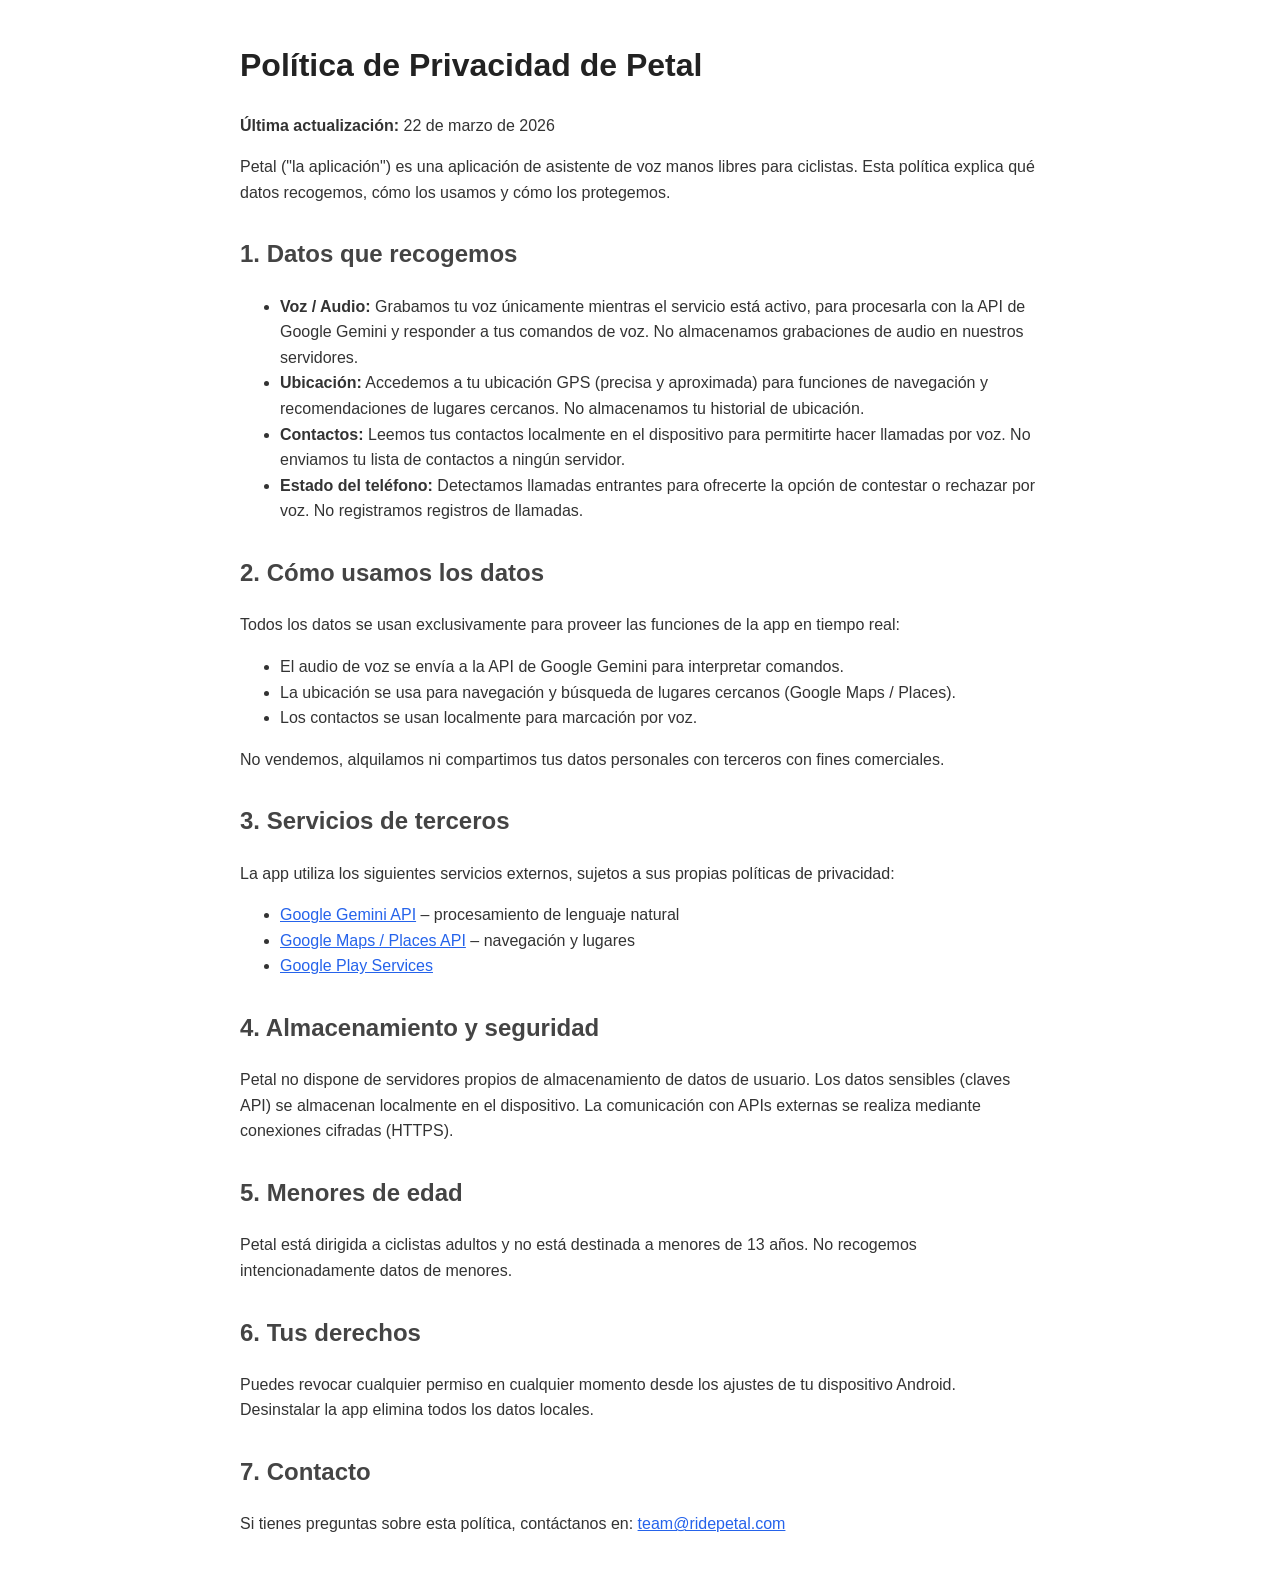
<file: privacy-policy/index.html>
<!DOCTYPE html>
<html lang="es">
<head>
  <meta charset="UTF-8">
  <meta name="viewport" content="width=device-width, initial-scale=1.0">
  <title>Política de Privacidad - Petal</title>
  <style>
    body { font-family: Arial, sans-serif; max-width: 800px; margin: 40px auto; padding: 0 20px; color: #333; line-height: 1.6; }
    h1 { color: #222; } h2 { color: #444; margin-top: 30px; }
    a { color: #2563eb; }
  </style>
</head>
<body>
  <h1>Política de Privacidad de Petal</h1>
  <p><strong>Última actualización:</strong> 22 de marzo de 2026</p>

  <p>Petal ("la aplicación") es una aplicación de asistente de voz manos libres para ciclistas. Esta política explica qué datos recogemos, cómo los usamos y cómo los protegemos.</p>

  <h2>1. Datos que recogemos</h2>
  <ul>
    <li><strong>Voz / Audio:</strong> Grabamos tu voz únicamente mientras el servicio está activo, para procesarla con la API de Google Gemini y responder a tus comandos de voz. No almacenamos grabaciones de audio en nuestros servidores.</li>
    <li><strong>Ubicación:</strong> Accedemos a tu ubicación GPS (precisa y aproximada) para funciones de navegación y recomendaciones de lugares cercanos. No almacenamos tu historial de ubicación.</li>
    <li><strong>Contactos:</strong> Leemos tus contactos localmente en el dispositivo para permitirte hacer llamadas por voz. No enviamos tu lista de contactos a ningún servidor.</li>
    <li><strong>Estado del teléfono:</strong> Detectamos llamadas entrantes para ofrecerte la opción de contestar o rechazar por voz. No registramos registros de llamadas.</li>
  </ul>

  <h2>2. Cómo usamos los datos</h2>
  <p>Todos los datos se usan exclusivamente para proveer las funciones de la app en tiempo real:</p>
  <ul>
    <li>El audio de voz se envía a la API de Google Gemini para interpretar comandos.</li>
    <li>La ubicación se usa para navegación y búsqueda de lugares cercanos (Google Maps / Places).</li>
    <li>Los contactos se usan localmente para marcación por voz.</li>
  </ul>
  <p>No vendemos, alquilamos ni compartimos tus datos personales con terceros con fines comerciales.</p>

  <h2>3. Servicios de terceros</h2>
  <p>La app utiliza los siguientes servicios externos, sujetos a sus propias políticas de privacidad:</p>
  <ul>
    <li><a href="https://policies.google.com/privacy">Google Gemini API</a> – procesamiento de lenguaje natural</li>
    <li><a href="https://policies.google.com/privacy">Google Maps / Places API</a> – navegación y lugares</li>
    <li><a href="https://policies.google.com/privacy">Google Play Services</a></li>
  </ul>

  <h2>4. Almacenamiento y seguridad</h2>
  <p>Petal no dispone de servidores propios de almacenamiento de datos de usuario. Los datos sensibles (claves API) se almacenan localmente en el dispositivo. La comunicación con APIs externas se realiza mediante conexiones cifradas (HTTPS).</p>

  <h2>5. Menores de edad</h2>
  <p>Petal está dirigida a ciclistas adultos y no está destinada a menores de 13 años. No recogemos intencionadamente datos de menores.</p>

  <h2>6. Tus derechos</h2>
  <p>Puedes revocar cualquier permiso en cualquier momento desde los ajustes de tu dispositivo Android. Desinstalar la app elimina todos los datos locales.</p>

  <h2>7. Contacto</h2>
  <p>Si tienes preguntas sobre esta política, contáctanos en: <a href="mailto:team@ridepetal.com">team@ridepetal.com</a></p>
</body>
</html>
</file>
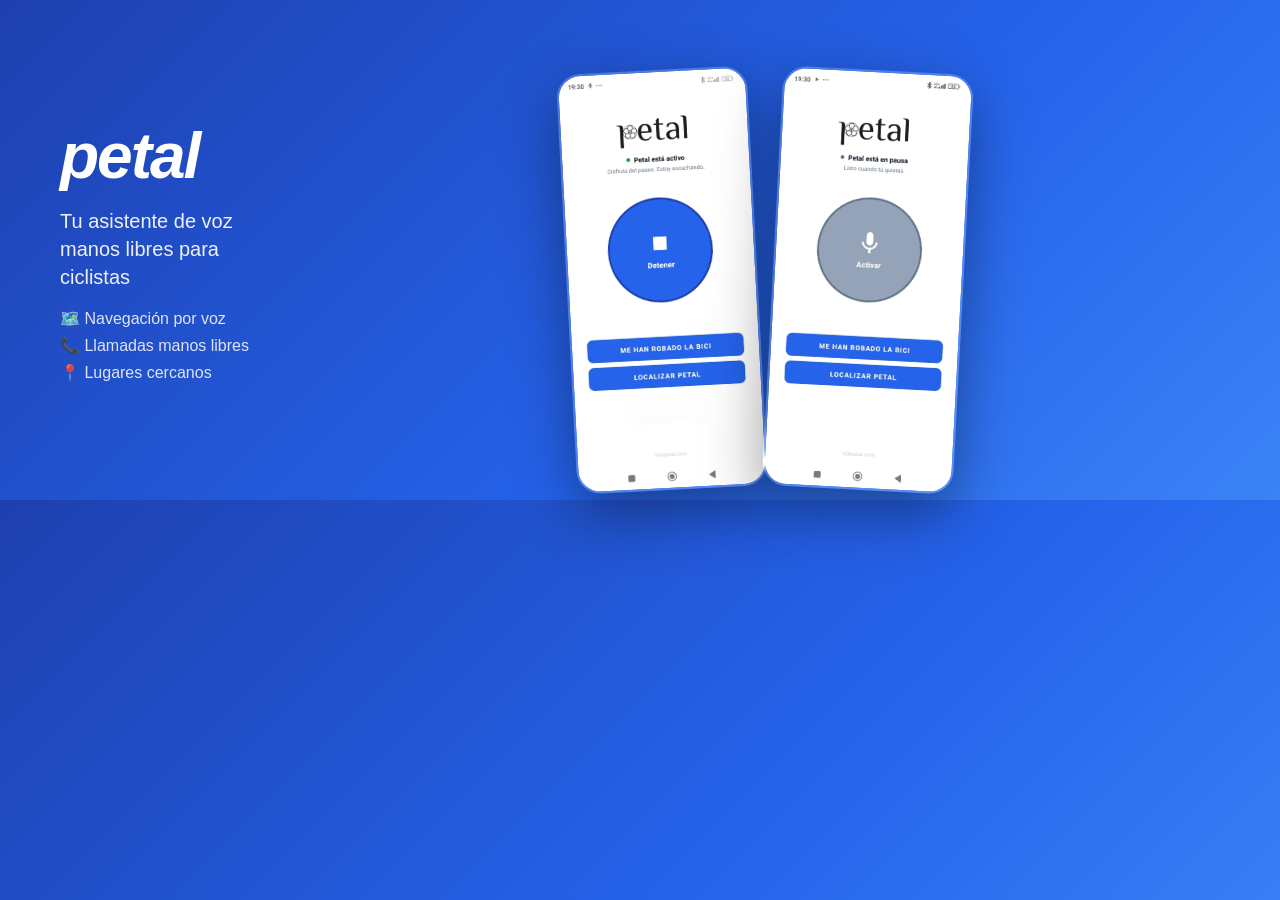
<file: feature-graphic/feature_graphic.html>
<!DOCTYPE html>
<html lang="es">
<head>
  <meta charset="UTF-8">
  <title>Petal Feature Graphic</title>
  <style>
    * { margin: 0; padding: 0; box-sizing: border-box; }
    body {
      width: 1024px;
      height: 500px;
      overflow: hidden;
      background: linear-gradient(135deg, #1E40AF 0%, #2563EB 60%, #3B82F6 100%);
      font-family: Arial, sans-serif;
      display: flex;
      align-items: center;
      justify-content: space-between;
      padding: 0 60px;
    }
    .left {
      display: flex;
      flex-direction: column;
      gap: 14px;
      flex: 1;
    }
    .app-name {
      font-size: 64px;
      font-weight: 900;
      color: white;
      letter-spacing: -2px;
      font-style: italic;
    }
    .tagline {
      font-size: 20px;
      color: rgba(255,255,255,0.92);
      line-height: 1.4;
      max-width: 340px;
    }
    .features {
      display: flex;
      flex-direction: column;
      gap: 8px;
      margin-top: 4px;
    }
    .feature {
      font-size: 16px;
      color: rgba(255,255,255,0.85);
    }
    .screens {
      display: flex;
      gap: 16px;
      align-items: flex-end;
      height: 460px;
    }
    .screen {
      height: 420px;
      border-radius: 24px;
      overflow: hidden;
      box-shadow: 0 20px 60px rgba(0,0,0,0.4);
      border: 2px solid rgba(255,255,255,0.2);
    }
    .screen img {
      height: 100%;
      width: auto;
      display: block;
    }
    .screen:first-child {
      transform: rotate(-3deg) translateY(10px);
    }
    .screen:last-child {
      transform: rotate(3deg) translateY(10px);
    }
  </style>
</head>
<body>
  <div class="left">
    <div class="app-name">petal</div>
    <div class="tagline">Tu asistente de voz<br>manos libres para<br>ciclistas</div>
    <div class="features">
      <div class="feature">🗺️ Navegación por voz</div>
      <div class="feature">📞 Llamadas manos libres</div>
      <div class="feature">📍 Lugares cercanos</div>
    </div>
  </div>
  <div class="screens">
    <div class="screen">
      <img src="../captura petalapp 1.jpeg" alt="Petal activo">
    </div>
    <div class="screen">
      <img src="../captura Petalapp 2.jpeg" alt="Petal en pausa">
    </div>
  </div>
</body>
</html>
</file>
